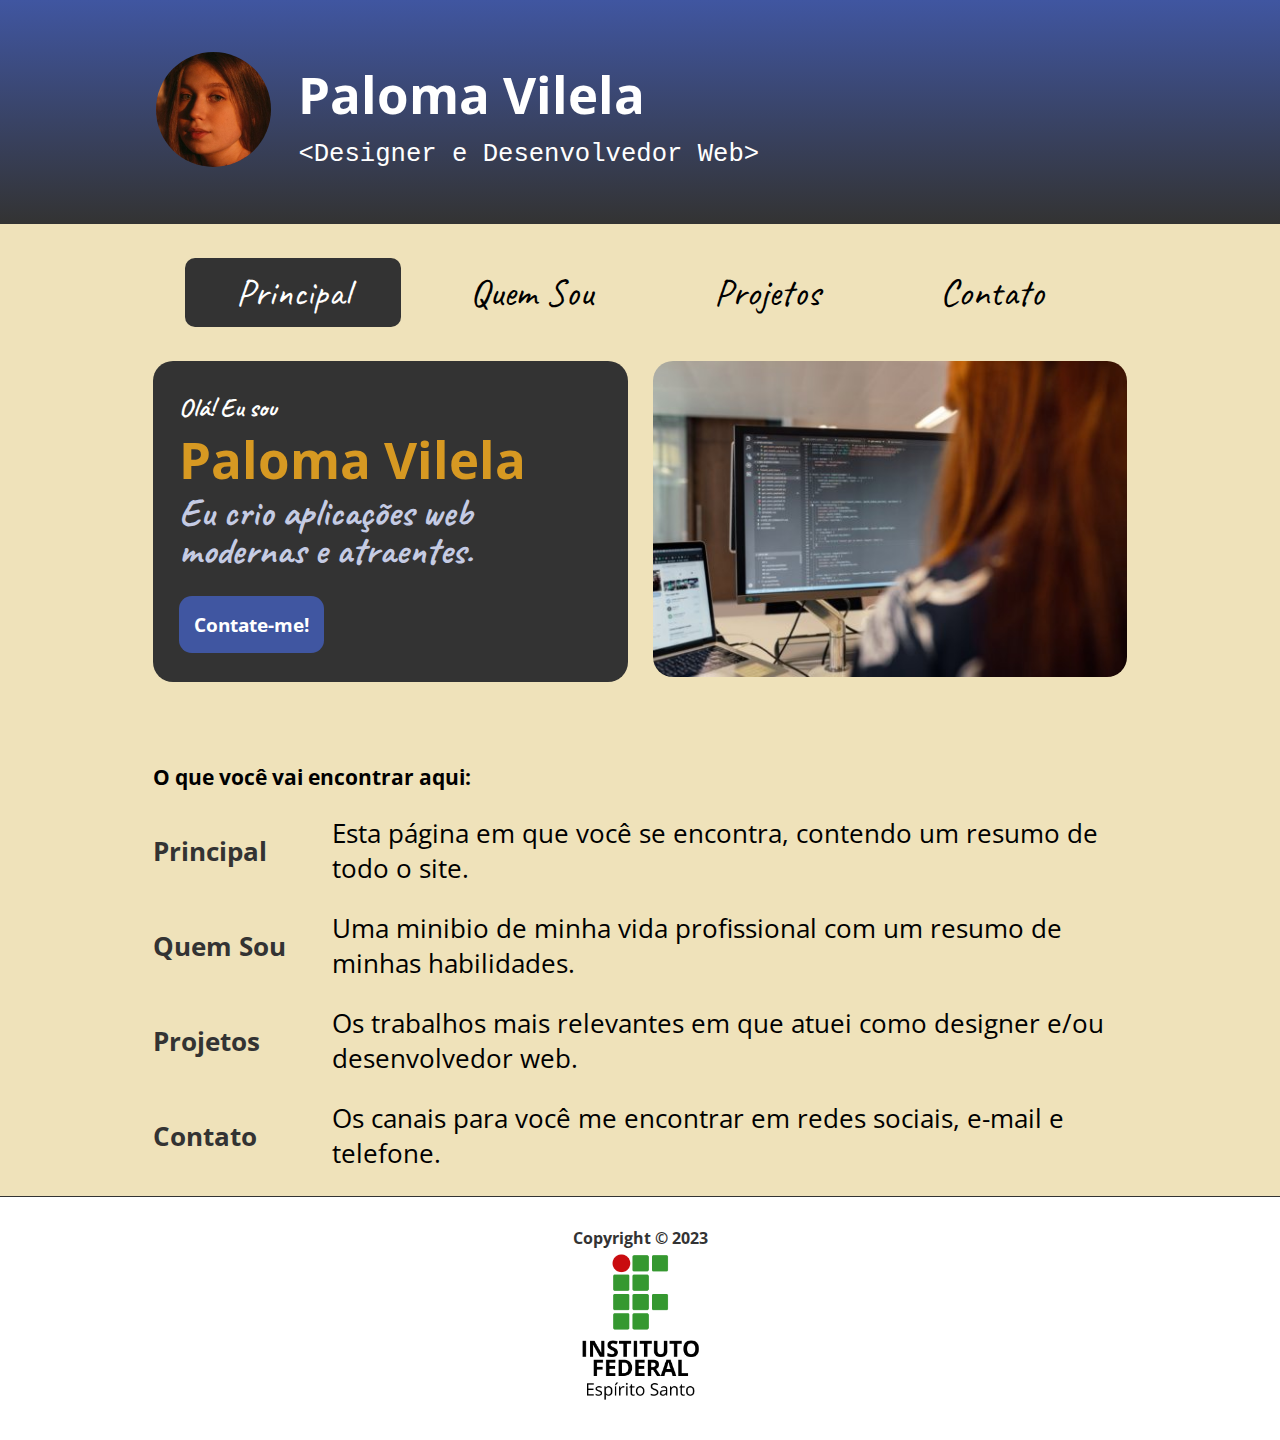
<file: index.html>
<!DOCTYPE html>
<html lang="pt-br">

<head>
  <meta charset="UTF-8">
  <meta http-equiv="X-UA-Compatible" content="IE=edge">
  <meta name="viewport" content="width=device-width, initial-scale=1.0">
  <link rel="stylesheet" href="/css/estilos.css">
  <title>Meu Portfolio :: Principal</title>
</head>

<body>
  <!-- CABEÇALHO -->
  <table class="header">
    <tr>
      <td rowspan="2" class="logo">
        <img src="/img/face.jpg" alt="Rosto de Paloma Vilela">
      </td>
      <td>
        <b>Paloma Vilela</b><br>
      </td>
    </tr>
    <tr>
      <td><small>&lt;Designer e Desenvolvedor Web&gt;</small></td>
    </tr>
  </table>

  <table class="tabela">

    <!-- MENU -->
    <tr class="menu">
      <td colspan="4">
        <a href="index.html" class="active">Principal</a><a href="quemsou.html">Quem Sou</a><a
          href="projetos.html">Projetos</a><a href="contato.html">Contato</a>
      </td>
    </tr>

    <!-- HERO SECTION -->
    <tr class="hero">
      <td colspan="2">
        <h3>Olá! Eu sou</h3>
        <h1>Paloma Vilela</h1>
        <h2>Eu crio aplicações web modernas e atraentes.</h2>
        <a href="contato.html">Contate-me!</a>
      </td>
      <td colspan="2" width="50%">
        <img src="/img/pessoa.jpg" width="100%" alt="Foto Paloma Vilela">
      </td>
    </tr>
  </table>

  <!-- CONTEÚDO DAS PÁGINAS -->
  <table class="tabela paginas">
    <tr>
      <td colspan="4" class="pt3">
        <h5>O que você vai encontrar aqui:</h5>
      </td>
    </tr>

    <tr>
      <td class="td1"><a href="index.html">Principal</a></td>
      <td colspan="3"><span>Esta página em que você se encontra, contendo um resumo de todo o site.</span></td>
    </tr>
    <tr>
      <td class="td1"><a href="quemsou.html">Quem Sou</a></td>
      <td colspan="3"><span>Uma minibio de minha vida profissional com um resumo de minhas habilidades.</span>
      </td>
    </tr>
    <tr>
      <td class="td1"><a href="projetos.html">Projetos</a></td>
      <td colspan="3"><span>Os trabalhos mais relevantes em que atuei como designer e/ou desenvolvedor web.</span>
      </td>
    </tr>
    <tr>
      <td class="td1"><a href="contato.html">Contato</a></td>
      <td colspan="3"><span>Os canais para você me encontrar em redes sociais, e-mail e telefone.</span></td>
    </tr>
  </table>

  <!-- RODAPÉ -->
  <p class="footer">
    <b>Copyright &copy; 2023</b> <br>
    <img src="/img/ifes.png" alt="Logo do Ifes">
  </p>
</body>

</html>
</file>
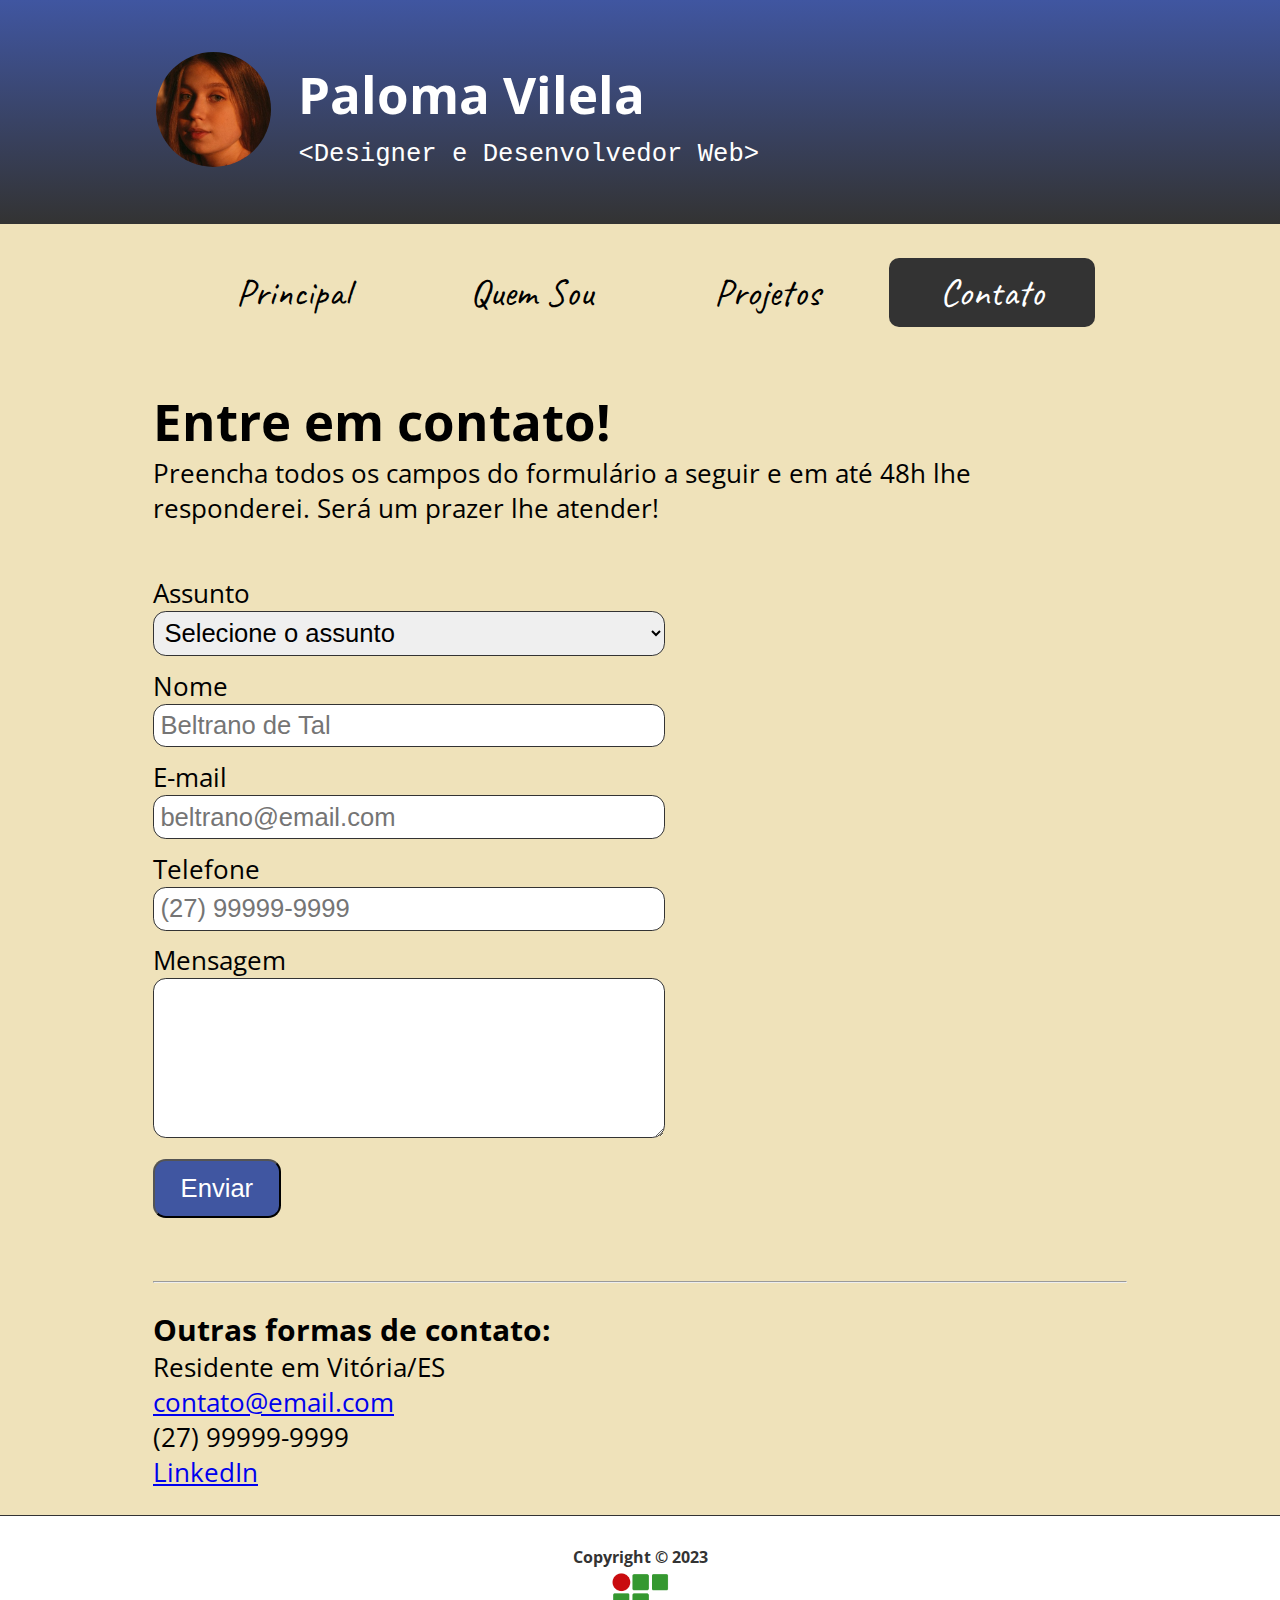
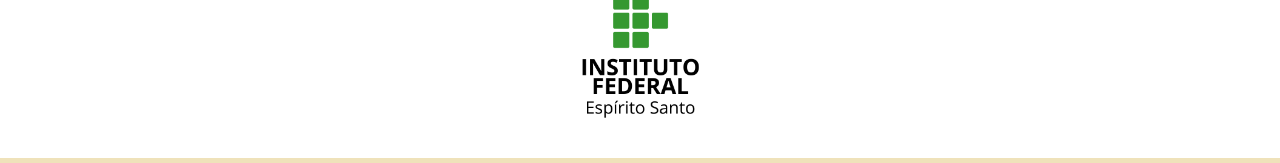
<file: contato.html>
<!DOCTYPE html>
<html lang="pt-br">

<head>
  <meta charset="UTF-8">
  <meta http-equiv="X-UA-Compatible" content="IE=edge">
  <meta name="viewport" content="width=device-width, initial-scale=1.0">
  <link rel="stylesheet" href="css/estilos.css">
  <title>Meu Portfolio :: Contato</title>
</head>

<body>
  <table class="header">
    <tr>
      <td rowspan="2" class="logo">
        <img src="img/face.jpg" alt="Rosto de Paloma Vilela">
      </td>
      <td>
        <b>Paloma Vilela</b><br>
      </td>
    </tr>
    <tr>
      <td><small>&lt;Designer e Desenvolvedor Web&gt;</small></td>
    </tr>
  </table>

  <table class="tabela">
    <tr class="menu">
      <td colspan="4">
        <a href="index.html">Principal</a><a href="quemsou.html">Quem Sou</a><a href="projetos.html">Projetos</a><a
          href="contato.html" class="active">Contato</a>
      </td>
    </tr>
  </table>

  <table class="tabela paginas">
    <tr>
      <td>
        <h1>Entre em contato!</h1>
        <span>Preencha todos os campos do formulário a seguir e em até 48h lhe responderei. Será um prazer lhe
          atender!</span>
      </td>
    </tr>
  </table>

  <table class="tabela formcontato">
    <tr>
      <td>
        <form action="contato/processar" method="post">
          <p>
            <label>
              Assunto <br>
              <select>
                <option selected>Selecione o assunto</option>
              </select>
            </label>
          </p>
          <p>
            <label>
              Nome <br>
              <input type="text" placeholder="Beltrano de Tal">
            </label>
          </p>
          <p>
            <label>
              E-mail <br>
              <input type="text" placeholder="beltrano@email.com">
            </label>
          </p>
          <p>
            <label>
              Telefone <br>
              <input type="text" placeholder="(27) 99999-9999">
            </label>
          </p>
          <p>
            <label>
              Mensagem <br>
              <textarea rows="5"></textarea>
            </label>
          </p>
          <p>
            <button type="submit">Enviar</button>
          </p>
        </form>
      </td>
    </tr>
    <tr>
      <td>
        <hr>
        <h3>Outras formas de contato:</h3>
        <ul type="none">
          <li>Residente em Vitória/ES</li>
          <li><a href="mailto:contato@email.com">contato@email.com</a></li>
          <li>(27) 99999-9999</li>
          <li><a href="https://www.linkedin/in/fulano">LinkedIn</a></li>
        </ul>
      </td>
    </tr>
  </table>

  <p class="footer">
    <b>Copyright &copy; 2023</b> <br>
    <img src="img/ifes.png" alt="Logo do Ifes">
  </p>
</body>

</html>
</file>
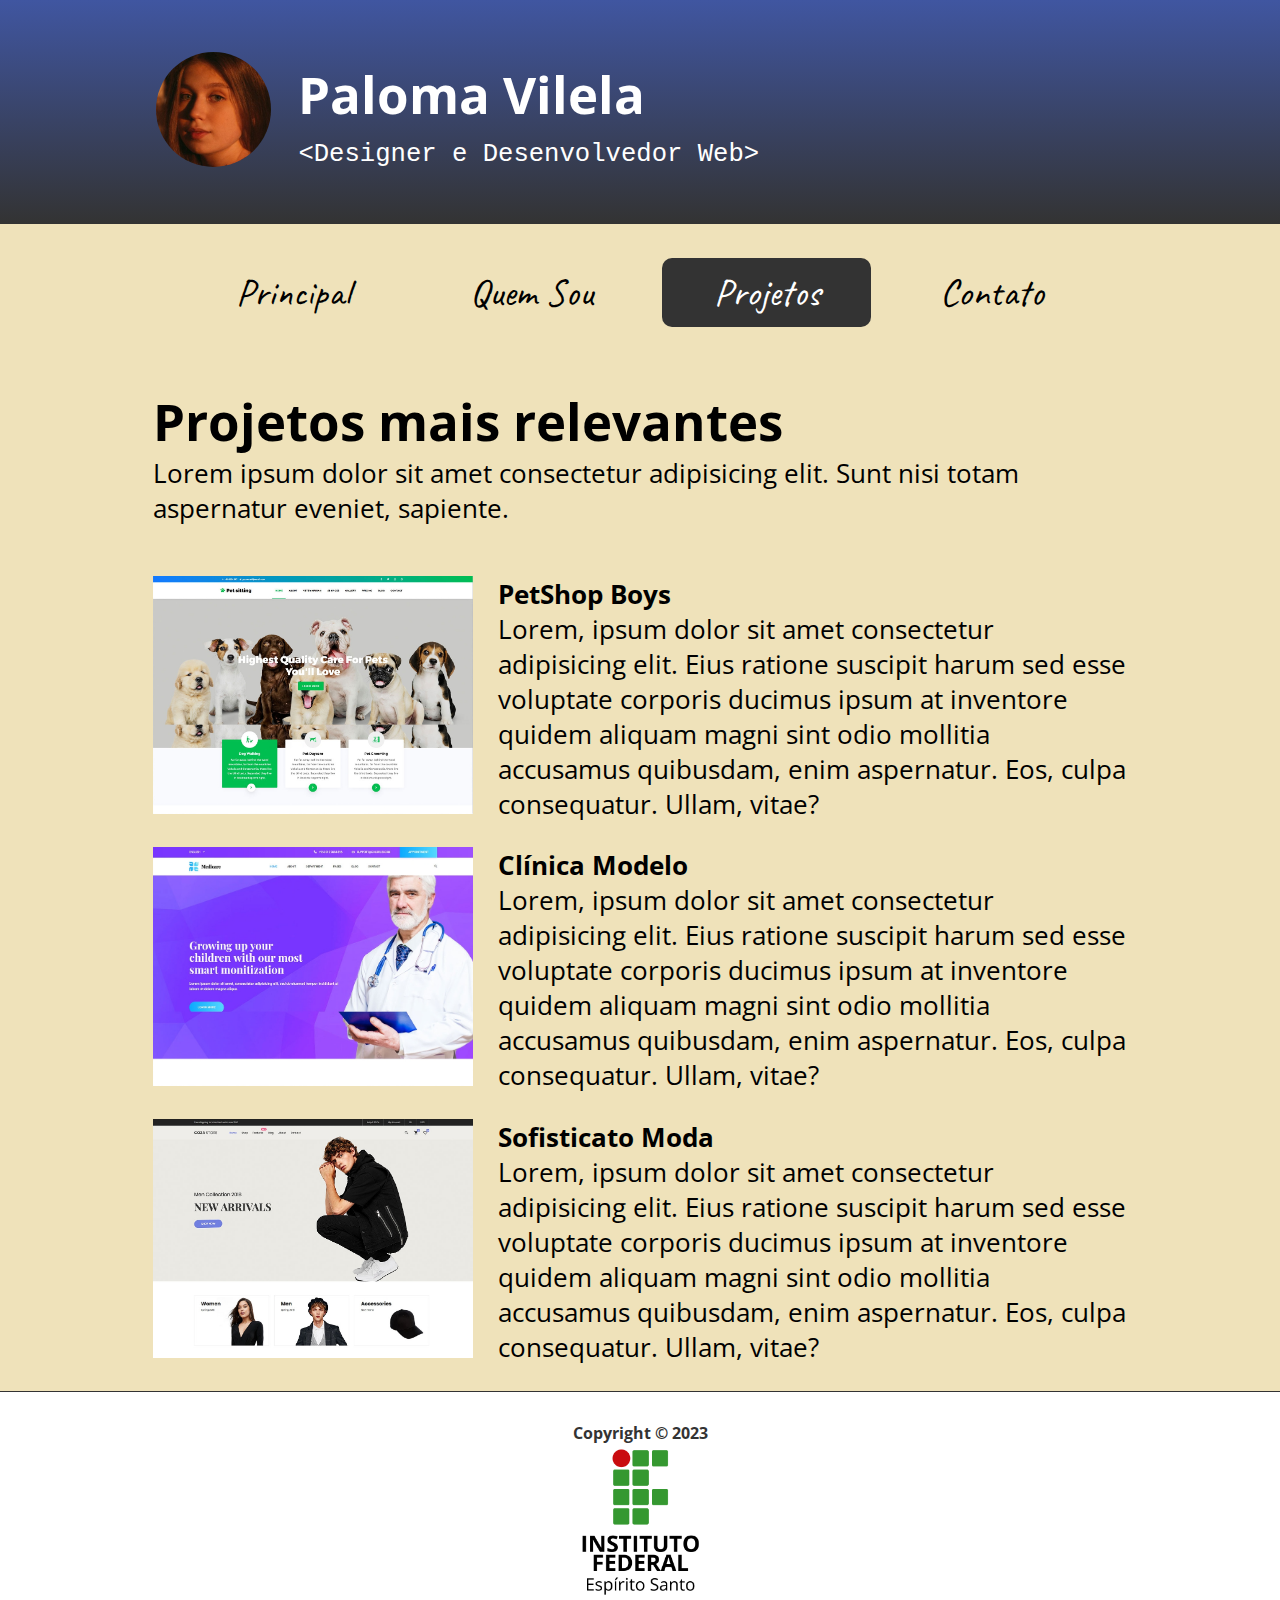
<file: projetos.html>
<!DOCTYPE html>
<html lang="pt-br">

<head>
  <meta charset="UTF-8">
  <meta http-equiv="X-UA-Compatible" content="IE=edge">
  <meta name="viewport" content="width=device-width, initial-scale=1.0">
  <link rel="stylesheet" href="css/estilos.css">
  <title>Meu Portfolio :: Projetos</title>
</head>

<body>
  <table class="header">
    <tr>
      <td rowspan="2" class="logo">
        <img src="img/face.jpg" alt="Rosto de Paloma Vilela">
      </td>
      <td>
        <b>Paloma Vilela</b><br>
      </td>
    </tr>
    <tr>
      <td><small>&lt;Designer e Desenvolvedor Web&gt;</small></td>
    </tr>
  </table>

  <table class="tabela">
    <tr class="menu">
      <td colspan="4">
        <a href="index.html">Principal</a><a href="quemsou.html">Quem Sou</a><a href="projetos.html"
          class="active">Projetos</a><a href="contato.html">Contato</a>
      </td>
    </tr>
  </table>

  <table class="tabela paginas">
    <tr>
      <td>
        <h1>Projetos mais relevantes</h1>
        <span>Lorem ipsum dolor sit amet consectetur adipisicing elit. Sunt nisi totam aspernatur eveniet,
          sapiente.</span>
      </td>
    </tr>
  </table>

  <table class="tabela projetos">
    <tr>
      <td colspan="1"><img src="img/projeto1.jpg" alt="Imagem do Projeto 1"></td>
      <td colspan="7">
        <h4>PetShop Boys</h4>
        <span>Lorem, ipsum dolor sit amet consectetur adipisicing elit. Eius ratione suscipit harum sed esse
          voluptate corporis ducimus ipsum at inventore quidem aliquam magni sint odio mollitia accusamus
          quibusdam, enim aspernatur. Eos, culpa consequatur. Ullam, vitae?</span>
      </td>
    </tr>
    <tr>
      <td colspan="1"><img src="img/projeto2.jpg" alt="Imagem do Projeto 2"></td>
      <td colspan="7">
        <h4>Clínica Modelo</h4>
        <span>Lorem, ipsum dolor sit amet consectetur adipisicing elit. Eius ratione suscipit harum sed esse
          voluptate corporis ducimus ipsum at inventore quidem aliquam magni sint odio mollitia accusamus
          quibusdam, enim aspernatur. Eos, culpa consequatur. Ullam, vitae?</span>
      </td>
    </tr>
    <tr>
      <td colspan="1"><img src="img/projeto3.jpg" alt="Imagem do Projeto 3"></td>
      <td colspan="7">
        <h4>Sofisticato Moda</h4>
        <span>Lorem, ipsum dolor sit amet consectetur adipisicing elit. Eius ratione suscipit harum sed esse
          voluptate corporis ducimus ipsum at inventore quidem aliquam magni sint odio mollitia accusamus
          quibusdam, enim aspernatur. Eos, culpa consequatur. Ullam, vitae?</span>
      </td>
    </tr>
  </table>
  <p class="footer">
    <b>Copyright &copy; 2023</b> <br>
    <img src="img/ifes.png" alt="Logo do Ifes">
  </p>
</body>

</html>
</file>
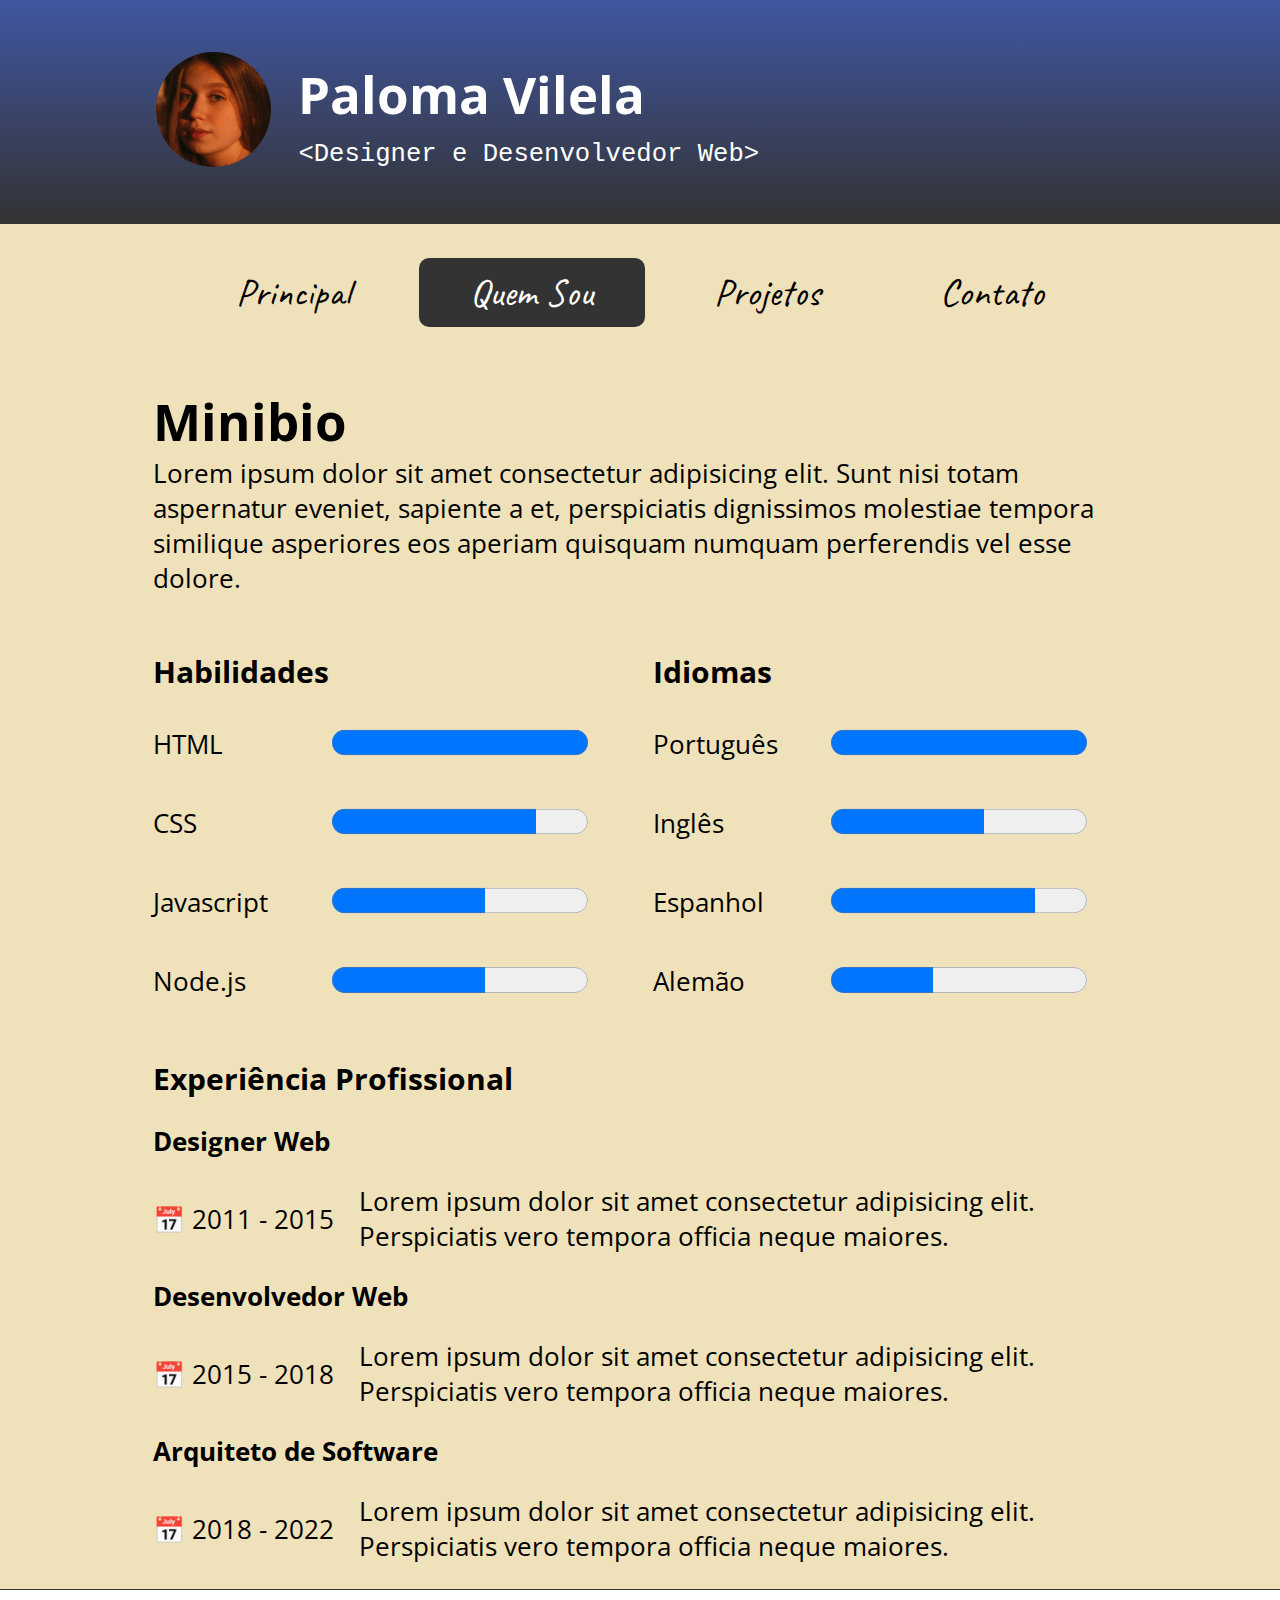
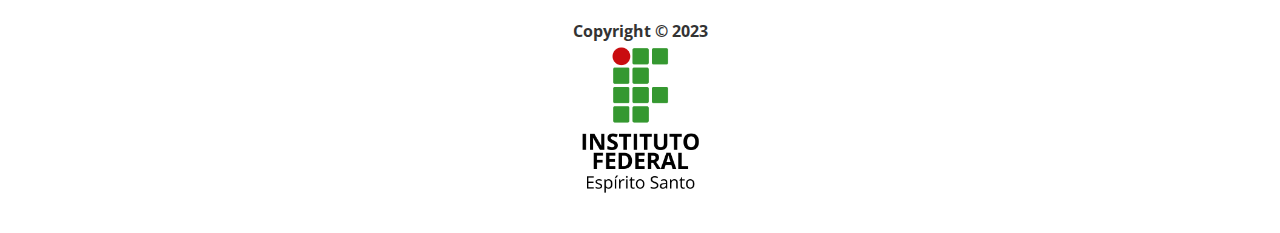
<file: quemsou.html>
<!DOCTYPE html>
<html lang="pt-br">

<head>
  <meta charset="UTF-8">
  <meta http-equiv="X-UA-Compatible" content="IE=edge">
  <meta name="viewport" content="width=device-width, initial-scale=1.0">
  <link rel="stylesheet" href="css/estilos.css">
  <title>Meu Portfolio :: Quem Sou</title>
</head>

<body>
  <table class="header">
    <tr>
      <td rowspan="2" class="logo">
        <img src="img/face.jpg" alt="Rosto de Paloma Vilela">
      </td>
      <td>
        <b>Paloma Vilela</b><br>
      </td>
    </tr>
    <tr>
      <td><small>&lt;Designer e Desenvolvedor Web&gt;</small></td>
    </tr>
  </table>

  <table class="tabela">
    <tr class="menu">
      <td colspan="4">
        <a href="index.html">Principal</a><a href="quemsou.html" class="active">Quem Sou</a><a
          href="projetos.html">Projetos</a><a href="contato.html">Contato</a>
      </td>
    </tr>
  </table>

  <table class="tabela paginas">
    <tr>
      <td colspan="8">
        <h1>Minibio</h1>
        <span>Lorem ipsum dolor sit amet consectetur adipisicing elit. Sunt nisi totam aspernatur eveniet,
          sapiente
          a et, perspiciatis dignissimos molestiae tempora similique asperiores eos aperiam quisquam
          numquam
          perferendis vel esse dolore.</span>
      </td>
    </tr>
    <tr>
      <td colspan="4" class="pt3">
        <h3>Habilidades</h3>
      </td>
      <td colspan="4" class="pt3">
        <h3>Idiomas</h3>
      </td>
    </tr>
    <tr>
      <td class="td1"><span>HTML</span></td>
      <td colspan="3"><progress value="5" max="5"></progress></td>
      <td class="td1"><span>Português</span></td>
      <td colspan="3"><progress value="5" max="5"></progress></td>
    </tr>
    <tr>
      <td class="td1"><span>CSS</span></td>
      <td colspan="3"><progress value="4" max="5"></progress></td>
      <td class="td1"><span>Inglês</span></td>
      <td colspan="3"><progress value="3" max="5"></progress></td>
    </tr>
    <tr>
      <td class="td1"><span>Javascript</span></td>
      <td colspan="3"><progress value="3" max="5"></progress></td>
      <td class="td1"><span>Espanhol</span></td>
      <td colspan="3"><progress value="4" max="5"></progress></td>
    </tr>
    <tr>
      <td class="td1"><span>Node.js</span></td>
      <td colspan="3"><progress value="3" max="5"></progress></td>
      <td class="td1"><span>Alemão</span></td>
      <td colspan="3"><progress value="2" max="5"></progress></td>
    </tr>
  </table>

  <table class="tabela experiencias">
    <tr>
      <td colspan="8">
        <h3>Experiência Profissional</h3>
      </td>
    </tr>

    <tr>
      <td colspan="8">
        <h4>Designer Web</h4>
      </td>
    </tr>
    <tr>
      <td colspan="1"><span>&#x1f4c5; 2011 - 2015</span></td>
      <td colspan="7"><span>Lorem ipsum dolor sit amet consectetur adipisicing elit. Perspiciatis vero tempora
          officia
          neque maiores.</span></td>
    </tr>

    <tr>
      <td colspan="8">
        <h4>Desenvolvedor Web</h4>
      </td>
    </tr>
    <tr>
      <td colspan="1"><span>&#x1f4c5; 2015 - 2018</span></td>
      <td colspan="7"><span>Lorem ipsum dolor sit amet consectetur adipisicing elit. Perspiciatis vero tempora
          officia
          neque maiores.</span></td>
    </tr>

    <tr>
      <td colspan="8">
        <h4>Arquiteto de Software</h4>
      </td>
    </tr>
    <tr>
      <td colspan="1"><span>&#x1f4c5; 2018 - 2022</span></td>
      <td colspan="7"><span>Lorem ipsum dolor sit amet consectetur adipisicing elit. Perspiciatis vero tempora
          officia
          neque maiores.</span></td>
    </tr>
  </table>

  <p class="footer">
    <b>Copyright &copy; 2023</b> <br>
    <img src="img/ifes.png" alt="Logo do Ifes">
  </p>
</body>

</html>
</file>
<file: css/estilos.css>
/* 
01. Importar fontes Caveat e Open Sans do Google Fonts, nos pesos 400, 600, 700 e 800 
VALOR: 0.7 pontos
*/
@import url('https://fonts.googleapis.com/css2?family=Caveat:wght@400;600;700;800&display=swap');
@import url('https://fonts.googleapis.com/css2?family=Open+Sans:wght@400;600;700;800&display=swap');

/* variáveis da paleta de cores do site */
:root {
  --corPrincipal: #4056a1;
  --corSecundaria: #efe2ba;
  --corTerciaria: #d79922;
  --corAlerta: #f13c20;
  --corClara: #c5cbe3;
  --corEscura: #333;
}

/* configurações globais */
* {
  margin: 0;
  padding: 0;
  box-sizing: border-box;
}

/* fonte padrão */
body {
  font-family: 'Open Sans', sans-serif;
  background-color: var(--corSecundaria);
}

/* 
02. Criar uma classe CSS chamada "header" para configurar o cabeçalho. Ela deve ter as seguintes configurações:
a) margens internas superior e inferior de 50px e laterais de (10% + 2vw), usando a função calc() para as margens laterais
b) imagem de fundo com gradiente linear, usando as cores var(--corPrincipal) e var(--corEscura)
c) cor do texto branca
d) largura de 100%
VALOR: 1.5 pontos: 0.3 do seletor e 0.3 de cada letra
*/
.header {
  padding: 50px calc(10% + 2vw);
  width: 100%;
  color: white;
  background-image: linear-gradient(var(--corPrincipal), var(--corEscura));
}


/* 
03. Criar seletor CSS para elementos TD que sejam descendentes de elementos com a classe "header". Eles devem as seguintes configurações:
a) ter alinhamento vertical centralizado (vertical-align: middle).
VALOR: 0.6 pontos: 0.3 do seletor e 0.3 da letra a)
*/
.header td {
  vertical-align: middle;
}

/* 
04. Criar uma classe CSS chamada "logo" para configurar o logotipo. Ela deve ter as seguintes configurações:
a) largura de 1%
b) margem direita de 2vw
VALOR: 0.6 pontos: 0.2 do seletor e 0.2 de cada letra
*/
.logo {
  width: 1%;
  padding-right: 2vw;
}

/*
05. Criar um seletor CSS para elementos IMG que sejam descendentes de elementos da classe "header", para configurar a imagem do logotipo. Ela deve ter as seguintes configurações:
a) largura e altura de 9vw
b) borda arredondada de 50%
VALOR: 0.6 pontos: 0.2 do seletor e 0.2 de cada letra
*/
.header img {
  width: 9vw;
  height: 9vw;
  border-radius: 50%;
}


/* define o tamanho da fonte para elementos B descendentes de elementos da classe "header" */
.header b {
  font-size: 4vw;
}

/* define o tamanho e família da fonte para elementos SMALL descendentes de elementos da classe "header" */
.header small {
  font-size: 2vw;
  font-family: 'Courier New', Courier, monospace;
}

/* 
06. Criar uma classe CSS chamada "tabela" para configurar a tabela de experiências. Ela deve ter as seguintes configurações:
a) largura de 80%
b) margem superior e inferior de 0 e margens laterais automáticas
c) separação entre células de 2vw (border-collapse: separate; e border-spacing: 2vw;)
VALOR: 0.8 pontos: 0.2 do seletor e 0.2 de cada letra
*/
.tabela {
  width: 80%;
  margin: 0 auto;
  border-collapse: separate;
  border-spacing: 2vw;
}

.menu {
  text-align: center;
  padding-bottom: 2rem;
}

.menu a {
  font-family: "Caveat";
  display: inline-block;
  padding: 10px 4vw;
  font-size: 3vw;
  text-decoration: none;
  color: black;
  border-radius: 10px;
  margin: .7vw;
}

/* 
07. Criar um seletor CSS para configurar elementos A que sejam descendentes de elementos da classe "menu", que estejam sob o cursor do mouse, para definir o estilo dos itens de menu quando o mouse passar sobre eles. O seletor deve ter as seguintes configurações:
a) cor do texto com a variável --corClara
b) cor de fundo com a variável --corPrincipal
VALOR: 0.8 pontos: 0.4 do seletor e 0.2 de cada letra
*/
.menu a:hover {
  color: var(--corClara);
  background-color: var(--corPrincipal);
}

.menu a.active {
  color: white;
  background-color: var(--corEscura);
}

.hero h1 {
  font-size: 4vw;
  color: var(--corTerciaria);
}


/* 
08. Criar um seletor CSS para configurar elementos H2 que sejam descendentes de elementos da classe "hero", para definir o estilo do título de nível 2 da "hero section". O seletor deve ter as seguintes configurações:
a) fonte Caveat
b) tamanho de fonte de 3vw
c) cor do texto com a variável --corClara
d) altura de linha de 3vw
VALOR: 1.2 pontos: 0.4 do seletor e 0.2 de cada letra
*/
.hero h2 {
  font-family: "Caveat";
  color: var(--corClara);
  font-size: 3vw;
  line-height: 3vw;
}


.hero h3 {
  font-size: 2vw;
  font-family: "Caveat";
  color: white;
}

.hero td:first-child {
  background-color: var(--corEscura);
  padding: 2vw;
  border-radius: 20px;
  border-collapse: separate;
}

.hero a {
  display: inline-block;
  text-decoration: none;
  color: white;
  background-color: var(--corPrincipal);
  padding: 15px;
  margin-top: 25px;
  font-size: 1.5vw;
  border-radius: 1vw;
  font-weight: bold;
}

.hero a:hover {
  outline: solid 2px var(--corTerciaria);
  outline-offset: -2px;
}

.hero img {
  border-radius: 20px;
}

.td1 {
  width: 12vw;
}

.paginas a {
  text-decoration: none;
  font-weight: bold;
  color: var(--corEscura);
}

.paginas {
  font-size: 2vw;
}

.experiencias {
  font-size: 2vw;
}

.experiencias td:first-child {
  width: 1%;
  white-space: nowrap;
}

.projetos {
  font-size: 2vw;
}

.projetos td:first-child {
  width: 1%;
  white-space: nowrap;
}

.projetos img {
  width: 25vw;
}

progress {
  height: 4vw;
}

.formcontato {
  font-size: 2vw;
}

/* 
09. Criar um seletor CSS para configurar elementos INPUT, SELECT e TEXTAREA que sejam descendentes de elementos da classe "formcontato", para definir o estilo dos campos do formulário de contato. O seletor deve ter as seguintes configurações:
a) tamanho de fonte de 2vw
b) margem interna de .5vw
c) borda arredondada de 1vw
d) margem inferior de 1vw
e) largura de 40vw
f) borda sólida de 1px com a cor da variável --corEscura
VALOR: 2.0 pontos: 0.8 do seletor e 0.2 de cada letra
*/
.formcontato input,
.formcontato select,
.formcontato textarea {
  font-size: 2vw;
  padding: .5vw;
  border-radius: 1vw;
  margin-bottom: 1vw;
  width: 40vw;
  border: 1px solid var(--corEscura);
}


.formcontato button {
  font-size: 2vw;
  padding: 1vw 2vw;
  border-radius: 1vw;
  margin-bottom: 1vw;
  background-color: var(--corPrincipal);
  color: white;
}

.formcontato hr {
  margin: 2vw 0;
}

/* 
10. Criar um seletor para configurar elementos da classe "footer" para definir o estilo do rodapé. O seletor deve ter as seguintes configurações:
a) margem interna superior e inferior de 30px e laterais de (10% + 2vw), usando a função calc() para as margens laterais
b) cor do texto com a variável --corEscura
c) alinhamento de texto centralizado
d) cor de fundo branca
e) borda superior sólida de 1px com a cor da variável --corEscura
VALOR: 1.2 pontos: 0.2 do seletor e 0.2 de cada letra
*/
.footer {
  padding: 30px calc(10% + 2vw);
  color: var(--corEscura);
  text-align: center;
  background-color: white;
  border-top: 1px solid var(--corEscura);
}


.footer img {
  width: 10vw;
}

.pt1 {
  padding-top: 10px;
}

.pt2 {
  padding-top: 20px;
}

.pt3 {
  padding-top: 30px;
}

.pt4 {
  padding-top: 40px;
}

.pt5 {
  padding-top: 50px;
}

.p1 {
  padding: 5px;
}

.p2 {
  padding: 10px;
}

.p3 {
  padding: 15px;
}

.p4 {
  padding: 20px;
}

.p5 {
  padding: 25px;
}
</file>
